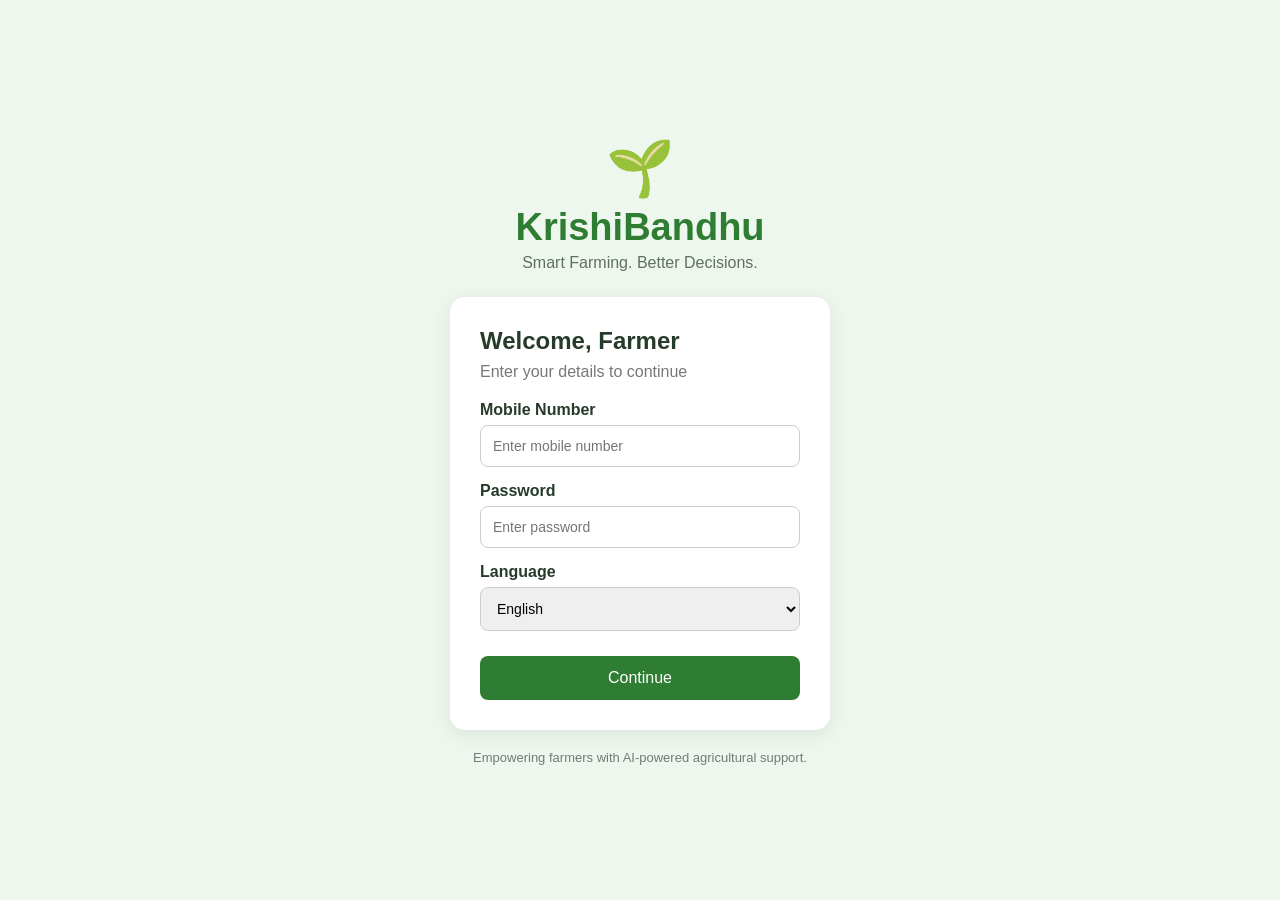
<file: krishibandhu/index.html>
<!DOCTYPE html>
<html lang="en">
<head>
    <meta charset="UTF-8">
    <meta name="viewport" content="width=device-width, initial-scale=1.0">
    <title>KrishiBandhu - Smart Farming</title>
    <link rel="stylesheet" href="style.css">
</head>

<body>

    <div class="welcome-container">

        <div class="logo">
            🌱
        </div>

        <h1>KrishiBandhu</h1>

        <p class="tagline">Smart Farming. Better Decisions.</p>

        <div class="login-card">

            <h2>Welcome, Farmer</h2>
            <p>Enter your details to continue</p>

            <label>Mobile Number</label>
            <input type="tel" id="mobile" placeholder="Enter mobile number">

            <label>Password</label>
            <input type="password" id="password" placeholder="Enter password">

            <label>Language</label>
            <select id="language">
                <option>English</option>
                <option>ಕನ್ನಡ</option>
            </select>

            <button onclick="continueToProfile()">Continue</button>

        </div>

        <p class="bottom-text">
            Empowering farmers with AI-powered agricultural support.
        </p>

    </div>

    <script src="script.js"></script>

</body>
</html>
</file>
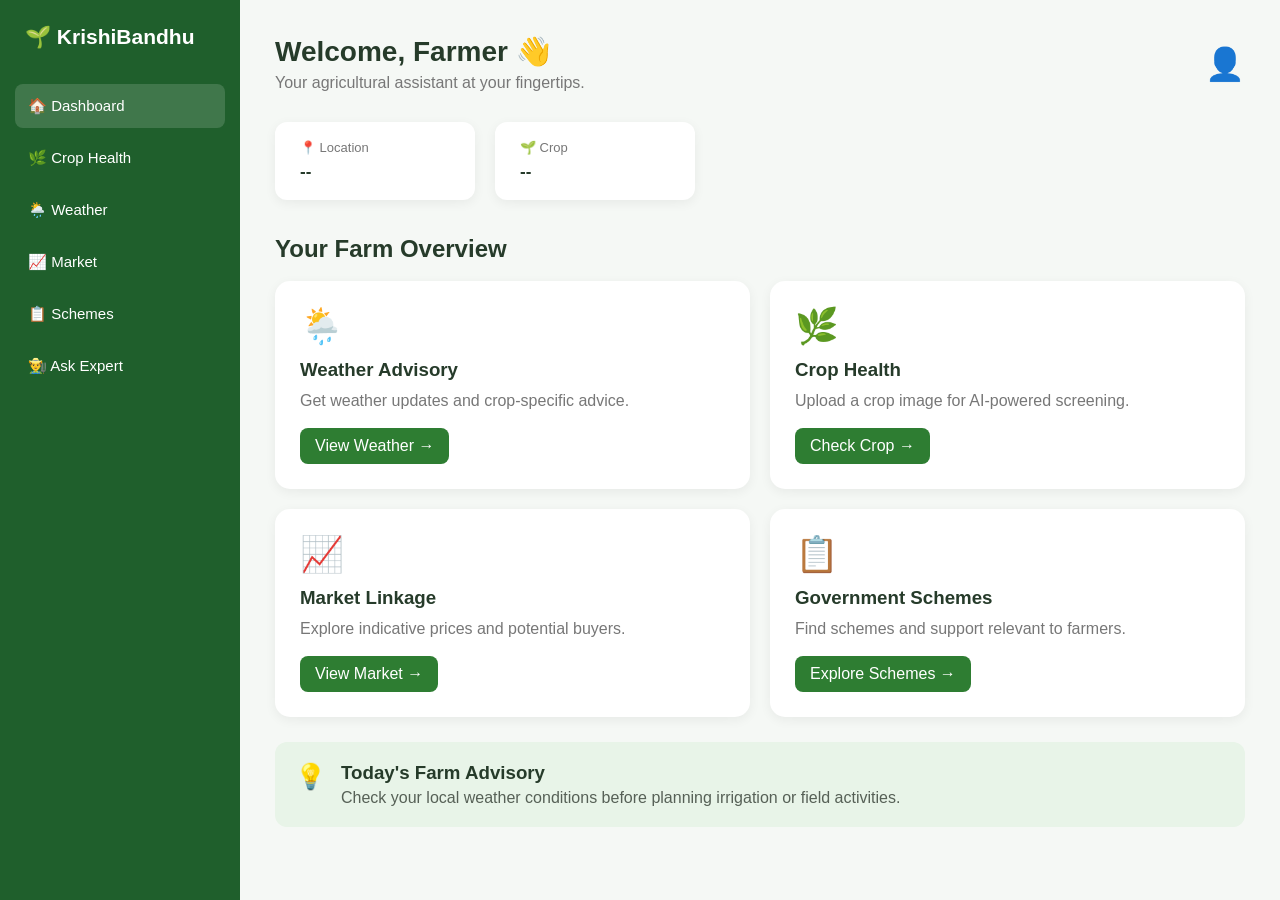
<file: krishibandhu/dashboard.html>
<!DOCTYPE html>
<html lang="en">
<head>
    <meta charset="UTF-8">
    <meta name="viewport" content="width=device-width, initial-scale=1.0">
    <title>Dashboard - KrishiBandhu</title>
    <link rel="stylesheet" href="style.css">
</head>

<body>

    <div class="dashboard">

        <!-- Sidebar -->
        <aside class="sidebar">

            <div class="brand">
                🌱 KrishiBandhu
            </div>

            <nav>
                <a href="dashboard.html" class="active">🏠 Dashboard</a>
                <a href="disease.html">🌿 Crop Health</a>
                <a href="weather.html">🌦️ Weather</a>
                <a href="market.html">📈 Market</a>
                <a href="schemes.html">📋 Schemes</a>
                <a href="expert.html">👨‍🌾 Ask Expert</a>
            </nav>

        </aside>


        <!-- Main Content -->
        <main class="main-content">

            <div class="top-bar">

                <div>
                    <h1>Welcome, <span id="farmerName">Farmer</span> 👋</h1>
                    <p>Your agricultural assistant at your fingertips.</p>
                </div>

                <div class="profile-icon">
                    👤
                </div>

            </div>


            <!-- Farmer Info -->
            <div class="farmer-info">

                <div>
                    <span>📍 Location</span>
                    <strong id="farmerLocation">--</strong>
                </div>

                <div>
                    <span>🌱 Crop</span>
                    <strong id="farmerCrop">--</strong>
                </div>

            </div>


            <!-- Feature Cards -->
            <h2 class="section-title">Your Farm Overview</h2>

            <div class="cards">

                <div class="feature-card" onclick="location.href='weather.html'">
                    <div class="card-icon">🌦️</div>
                    <h3>Weather Advisory</h3>
                    <p>Get weather updates and crop-specific advice.</p>
                    <button>View Weather →</button>
                </div>


                <div class="feature-card" onclick="location.href='disease.html'">
                    <div class="card-icon">🌿</div>
                    <h3>Crop Health</h3>
                    <p>Upload a crop image for AI-powered screening.</p>
                    <button>Check Crop →</button>
                </div>


                <div class="feature-card" onclick="location.href='market.html'">
                    <div class="card-icon">📈</div>
                    <h3>Market Linkage</h3>
                    <p>Explore indicative prices and potential buyers.</p>
                    <button>View Market →</button>
                </div>


                <div class="feature-card" onclick="location.href='schemes.html'">
                    <div class="card-icon">📋</div>
                    <h3>Government Schemes</h3>
                    <p>Find schemes and support relevant to farmers.</p>
                    <button>Explore Schemes →</button>
                </div>

            </div>


            <!-- Important Advisory -->
            <div class="advisory">

                <div>
                    <span class="advisory-icon">💡</span>
                </div>

                <div>
                    <h3>Today's Farm Advisory</h3>
                    <p>
                        Check your local weather conditions before
                        planning irrigation or field activities.
                    </p>
                </div>

            </div>

        </main>

    </div>


    <script>

        // Display farmer information saved in profile page
        const name = localStorage.getItem("farmerName");
        const location = localStorage.getItem("location");
        const crop = localStorage.getItem("crop");

        if (name) {
            document.getElementById("farmerName").textContent = name;
        }

        if (location) {
            document.getElementById("farmerLocation").textContent = location;
        }

        if (crop) {
            document.getElementById("farmerCrop").textContent = crop;
        }

    </script>

</body>
</html>
</file>
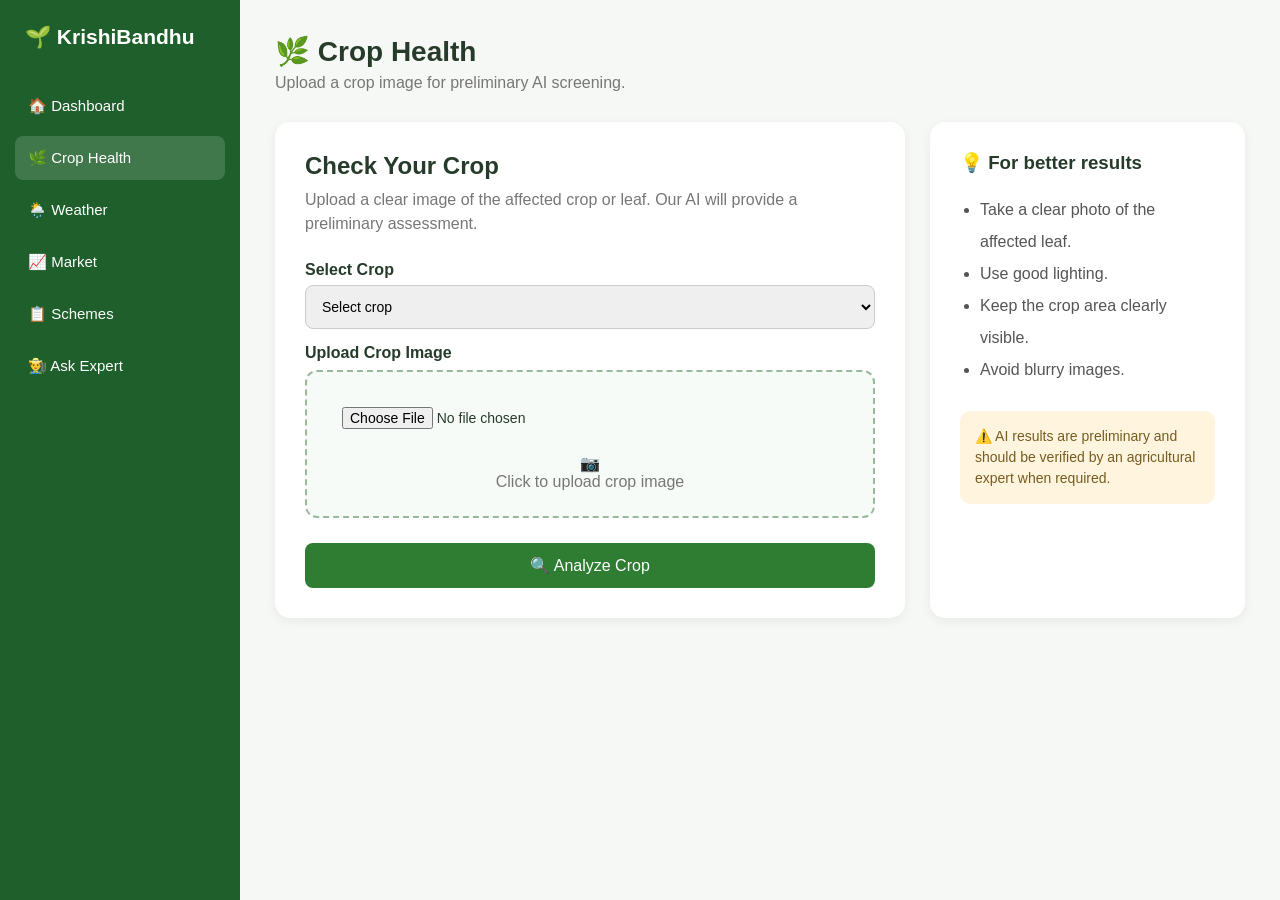
<file: krishibandhu/disease.html>
<!DOCTYPE html>
<html lang="en">
<head>
    <meta charset="UTF-8">
    <meta name="viewport" content="width=device-width, initial-scale=1.0">
    <title>Crop Health - KrishiBandhu</title>
    <link rel="stylesheet" href="style.css">
</head>

<body>

<div class="dashboard">

    <!-- Sidebar -->
    <aside class="sidebar">

        <div class="brand">🌱 KrishiBandhu</div>

        <nav>
            <a href="dashboard.html">🏠 Dashboard</a>
            <a href="disease.html" class="active">🌿 Crop Health</a>
            <a href="weather.html">🌦️ Weather</a>
            <a href="market.html">📈 Market</a>
            <a href="schemes.html">📋 Schemes</a>
            <a href="expert.html">👨‍🌾 Ask Expert</a>
        </nav>

    </aside>


    <!-- Main Content -->
    <main class="main-content">

        <div class="top-bar">
            <div>
                <h1>🌿 Crop Health</h1>
                <p>Upload a crop image for preliminary AI screening.</p>
            </div>
        </div>


        <div class="disease-container">

            <div class="disease-card">

                <h2>Check Your Crop</h2>

                <p>
                    Upload a clear image of the affected crop or leaf.
                    Our AI will provide a preliminary assessment.
                </p>


                <label>Select Crop</label>

                <select id="crop">
                    <option value="">Select crop</option>
                    <option value="Arecanut">Arecanut</option>
                    <option value="Paddy">Paddy</option>
                </select>


                <label>Upload Crop Image</label>

                <div class="upload-box">

                    <input
                        type="file"
                        id="cropImage"
                        accept="image/*"
                        onchange="previewImage(event)"
                    >

                    <div id="preview">
                        📷
                        <p>Click to upload crop image</p>
                    </div>

                </div>


                <button onclick="analyzeCrop()">
                    🔍 Analyze Crop
                </button>

            </div>


            <!-- Information Card -->

            <div class="info-card">

                <h3>💡 For better results</h3>

                <ul>
                    <li>Take a clear photo of the affected leaf.</li>
                    <li>Use good lighting.</li>
                    <li>Keep the crop area clearly visible.</li>
                    <li>Avoid blurry images.</li>
                </ul>

                <div class="notice">
                    ⚠️ AI results are preliminary and should be
                    verified by an agricultural expert when required.
                </div>

            </div>

        </div>

    </main>

</div>


<script>

function previewImage(event) {

    const image = event.target.files[0];

    if (image) {

        const reader = new FileReader();

        reader.onload = function(e) {

            document.getElementById("preview").innerHTML =
                `<img src="${e.target.result}" class="image-preview">`;

        };

        reader.readAsDataURL(image);
    }
}


function analyzeCrop() {

    const crop = document.getElementById("crop").value;
    const image = document.getElementById("cropImage").files[0];

    if (crop === "") {
        alert("Please select your crop.");
        return;
    }

    if (!image) {
        alert("Please upload a crop image.");
        return;
    }

    /*
       Temporary demo flow.

       Later, this button will send the image
       to our Flask backend → AI model → result.
    */

    localStorage.setItem("selectedCrop", crop);

    window.location.href = "result.html";
}

</script>

</body>
</html>
</file>
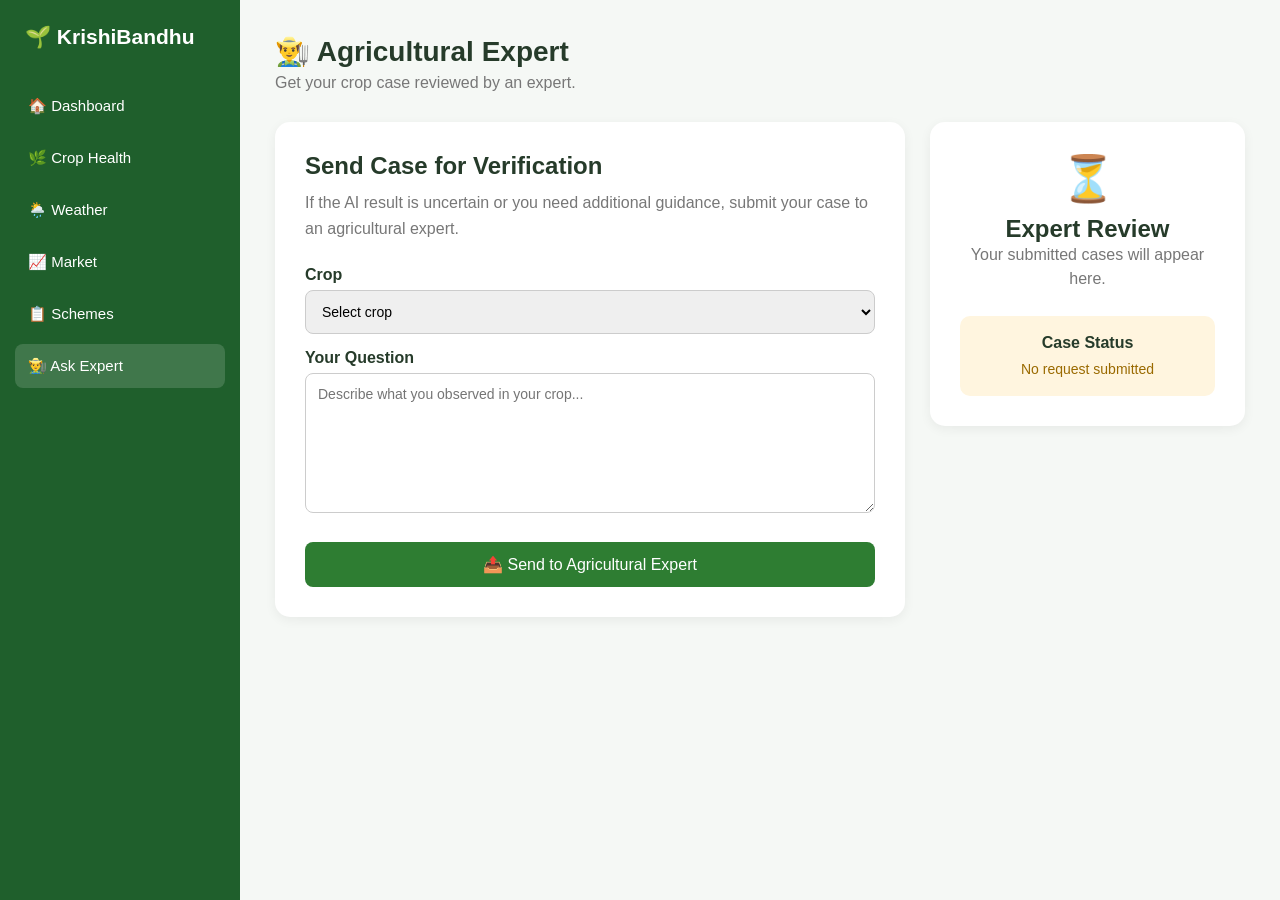
<file: krishibandhu/expert.html>
<!DOCTYPE html>
<html lang="en">

<head>
    <meta charset="UTF-8">
    <meta name="viewport" content="width=device-width, initial-scale=1.0">
    <title>Expert Verification - KrishiBandhu</title>
    <link rel="stylesheet" href="style.css">
</head>

<body>

<div class="dashboard">

    <!-- Sidebar -->
    <aside class="sidebar">

        <div class="brand">🌱 KrishiBandhu</div>

        <nav>
            <a href="dashboard.html">🏠 Dashboard</a>
            <a href="disease.html">🌿 Crop Health</a>
            <a href="weather.html">🌦️ Weather</a>
            <a href="market.html">📈 Market</a>
            <a href="schemes.html">📋 Schemes</a>
            <a href="expert.html" class="active">👨‍🌾 Ask Expert</a>
        </nav>

    </aside>


    <!-- Main Content -->
    <main class="main-content">

        <div class="top-bar">

            <div>
                <h1>👨‍🌾 Agricultural Expert</h1>
                <p>Get your crop case reviewed by an expert.</p>
            </div>

        </div>


        <div class="expert-container">

            <!-- Request Form -->
            <div class="expert-card">

                <h2>Send Case for Verification</h2>

                <p class="description">
                    If the AI result is uncertain or you need additional
                    guidance, submit your case to an agricultural expert.
                </p>


                <label>Crop</label>

                <select id="expertCrop">

                    <option value="">Select crop</option>
                    <option>Arecanut</option>
                    <option>Paddy</option>

                </select>


                <label>Your Question</label>

                <textarea
                    id="expertQuestion"
                    placeholder="Describe what you observed in your crop..."
                ></textarea>


                <button onclick="submitExpertRequest()">
                    📤 Send to Agricultural Expert
                </button>

            </div>


            <!-- Status -->
            <div class="status-card">

                <div class="status-icon">
                    ⏳
                </div>

                <h2>Expert Review</h2>

                <p id="statusText">
                    Your submitted cases will appear here.
                </p>

                <div class="status-box">

                    <strong>Case Status</strong>

                    <span id="caseStatus">
                        No request submitted
                    </span>

                </div>

            </div>

        </div>

    </main>

</div>


<script>

function submitExpertRequest() {

    const crop = document.getElementById("expertCrop").value;
    const question = document.getElementById("expertQuestion").value;

    if (crop === "" || question === "") {

        alert("Please select your crop and describe your question.");

        return;
    }

    localStorage.setItem("expertCrop", crop);
    localStorage.setItem("expertQuestion", question);
    localStorage.setItem("expertRequest", "true");

    document.getElementById("caseStatus").textContent =
        "Waiting for Expert Review";

    document.getElementById("statusText").textContent =
        "Your case has been successfully submitted to an agricultural expert.";

}

</script>

</body>

</html>
</file>
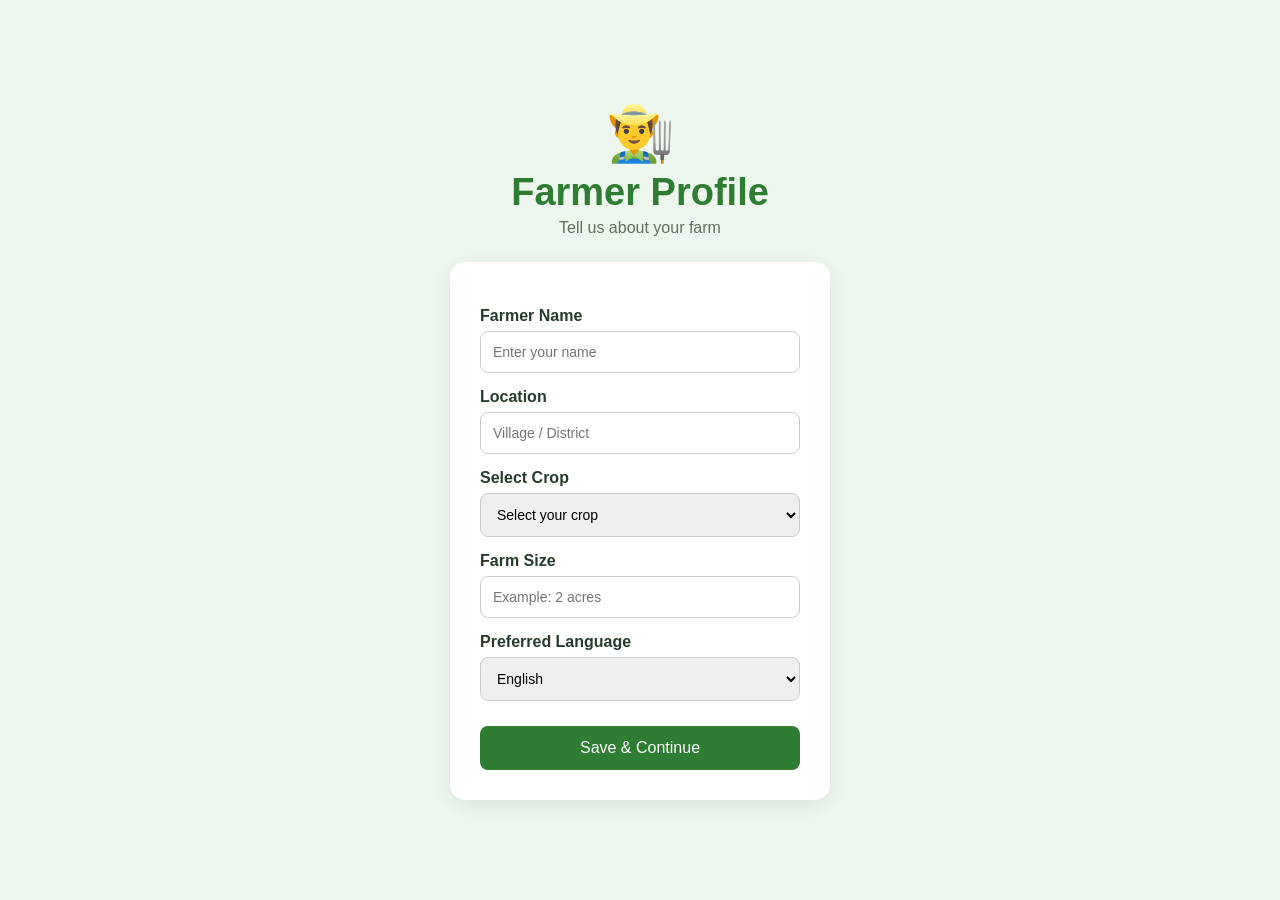
<file: krishibandhu/profile.html>
<!DOCTYPE html>
<html lang="en">
<head>
    <meta charset="UTF-8">
    <meta name="viewport" content="width=device-width, initial-scale=1.0">
    <title>Farmer Profile - KrishiBandhu</title>
    <link rel="stylesheet" href="style.css">
</head>

<body>

    <div class="welcome-container">

        <div class="logo">👨‍🌾</div>

        <h1>Farmer Profile</h1>

        <p class="tagline">Tell us about your farm</p>

        <div class="login-card">

            <label>Farmer Name</label>
            <input type="text" id="farmerName" placeholder="Enter your name">

            <label>Location</label>
            <input type="text" id="location" placeholder="Village / District">

            <label>Select Crop</label>
            <select id="crop">
                <option value="">Select your crop</option>
                <option>Arecanut</option>
                <option>Paddy</option>
            </select>

            <label>Farm Size</label>
            <input type="text" id="farmSize" placeholder="Example: 2 acres">

            <label>Preferred Language</label>
            <select id="language">
                <option>English</option>
                <option>ಕನ್ನಡ</option>
            </select>

            <button onclick="saveProfile()">Save & Continue</button>

        </div>

    </div>

    <script>
        function saveProfile() {

            const name = document.getElementById("farmerName").value;
            const location = document.getElementById("location").value;
            const crop = document.getElementById("crop").value;

            if (name === "" || location === "" || crop === "") {
                alert("Please fill in the required details.");
                return;
            }

            // Store basic details for the demo
            localStorage.setItem("farmerName", name);
            localStorage.setItem("location", location);
            localStorage.setItem("crop", crop);

            window.location.href = "dashboard.html";
        }
    </script>

</body>
</html>
</file>
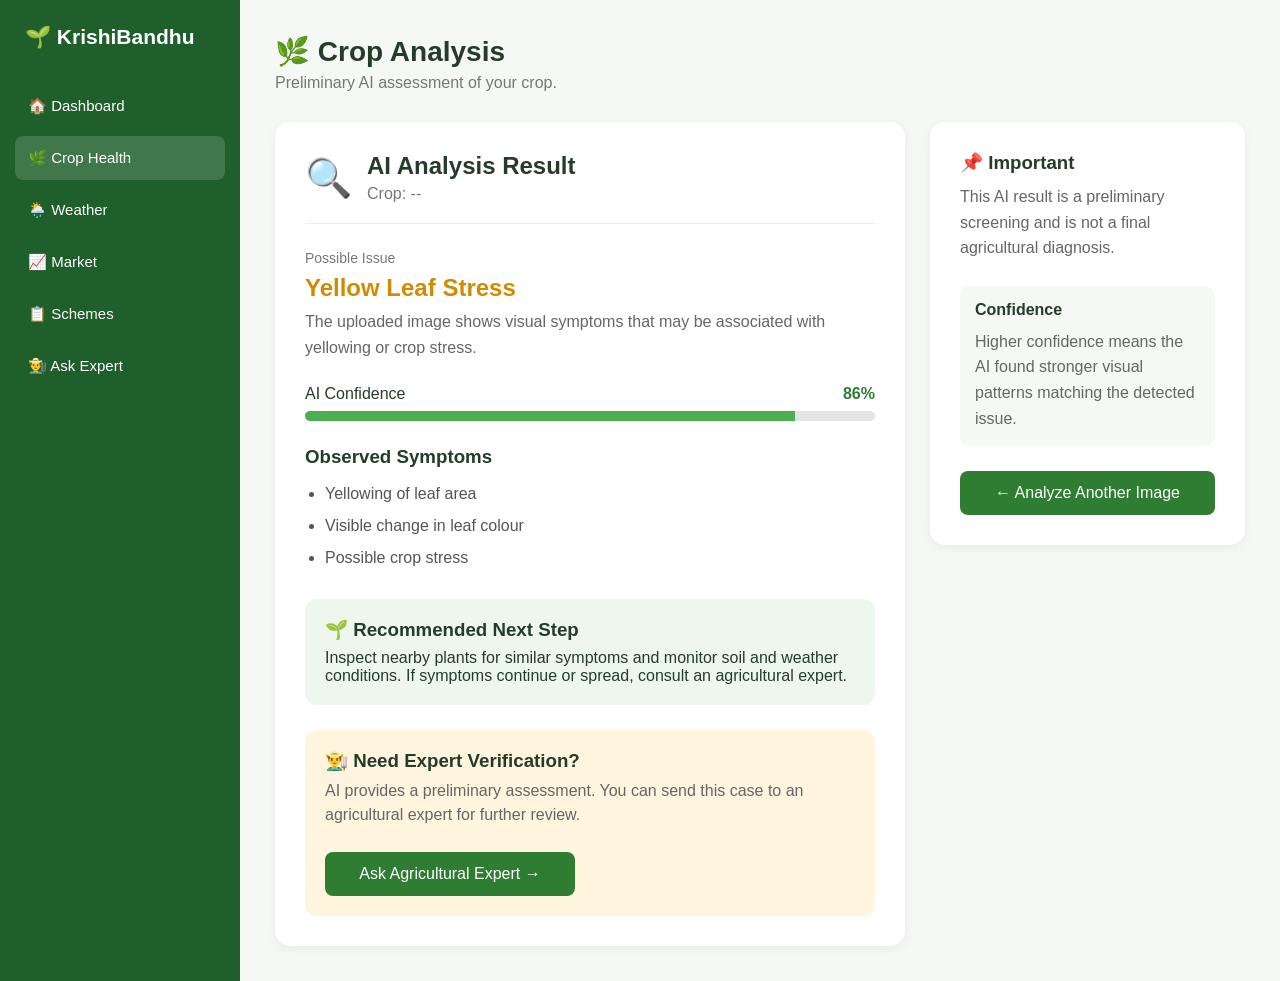
<file: krishibandhu/result.html>
<!DOCTYPE html>
<html lang="en">

<head>
    <meta charset="UTF-8">
    <meta name="viewport" content="width=device-width, initial-scale=1.0">
    <title>Crop Analysis - KrishiBandhu</title>
    <link rel="stylesheet" href="style.css">
</head>

<body>

<div class="dashboard">

    <!-- Sidebar -->
    <aside class="sidebar">

        <div class="brand">🌱 KrishiBandhu</div>

        <nav>
            <a href="dashboard.html">🏠 Dashboard</a>
            <a href="disease.html" class="active">🌿 Crop Health</a>
            <a href="weather.html">🌦️ Weather</a>
            <a href="market.html">📈 Market</a>
            <a href="schemes.html">📋 Schemes</a>
            <a href="expert.html">👨‍🌾 Ask Expert</a>
        </nav>

    </aside>


    <!-- Main Content -->
    <main class="main-content">

        <div class="top-bar">

            <div>
                <h1>🌿 Crop Analysis</h1>
                <p>Preliminary AI assessment of your crop.</p>
            </div>

        </div>


        <div class="result-container">

            <!-- Result Card -->
            <div class="result-card">

                <div class="result-header">
                    <span class="result-icon">🔍</span>

                    <div>
                        <h2>AI Analysis Result</h2>
                        <p id="cropName">Crop: --</p>
                    </div>
                </div>


                <div class="result-section">

                    <span class="label">Possible Issue</span>

                    <h2 class="issue">
                        Yellow Leaf Stress
                    </h2>

                    <p>
                        The uploaded image shows visual symptoms that
                        may be associated with yellowing or crop stress.
                    </p>

                </div>


                <!-- Confidence -->
                <div class="confidence-section">

                    <div class="confidence-top">
                        <span>AI Confidence</span>
                        <strong>86%</strong>
                    </div>

                    <div class="confidence-bar">
                        <div class="confidence-fill"></div>
                    </div>

                </div>


                <!-- Symptoms -->
                <div class="result-section">

                    <h3>Observed Symptoms</h3>

                    <ul class="symptoms">
                        <li>Yellowing of leaf area</li>
                        <li>Visible change in leaf colour</li>
                        <li>Possible crop stress</li>
                    </ul>

                </div>


                <!-- Advisory -->
                <div class="advice-box">

                    <h3>🌱 Recommended Next Step</h3>

                    <p>
                        Inspect nearby plants for similar symptoms and
                        monitor soil and weather conditions. If symptoms
                        continue or spread, consult an agricultural expert.
                    </p>

                </div>


                <!-- Expert -->
                <div class="expert-box">

                    <div>
                        <h3>👨‍🌾 Need Expert Verification?</h3>

                        <p>
                            AI provides a preliminary assessment.
                            You can send this case to an agricultural expert
                            for further review.
                        </p>
                    </div>

                    <button onclick="askExpert()">
                        Ask Agricultural Expert →
                    </button>

                </div>

            </div>


            <!-- Right Information -->
            <div class="side-result-card">

                <h3>📌 Important</h3>

                <p>
                    This AI result is a preliminary screening and is
                    not a final agricultural diagnosis.
                </p>

                <div class="confidence-info">

                    <strong>Confidence</strong>

                    <p>
                        Higher confidence means the AI found stronger
                        visual patterns matching the detected issue.
                    </p>

                </div>

                <button onclick="location.href='disease.html'">
                    ← Analyze Another Image
                </button>

            </div>

        </div>

    </main>

</div>


<script>

    const crop = localStorage.getItem("selectedCrop");

    if (crop) {
        document.getElementById("cropName").textContent =
            "Crop: " + crop;
    }


    function askExpert() {

        localStorage.setItem("expertRequest", "true");

        window.location.href = "expert.html";
    }

</script>

</body>
</html>
</file>
<file: krishibandhu/style.css>
* {
    margin: 0;
    padding: 0;
    box-sizing: border-box;
}

body {
    font-family: Arial, sans-serif;
    background: #eef7ee;
    color: #263b2a;
}

.welcome-container {
    min-height: 100vh;
    display: flex;
    flex-direction: column;
    align-items: center;
    justify-content: center;
    padding: 20px;
}

.logo {
    font-size: 55px;
    margin-bottom: 5px;
}

h1 {
    font-size: 38px;
    color: #2e7d32;
}

.tagline {
    margin-top: 5px;
    color: #607060;
    font-size: 16px;
}

.login-card {
    width: 380px;
    max-width: 100%;
    background: white;
    padding: 30px;
    margin-top: 25px;
    border-radius: 15px;
    box-shadow: 0 5px 20px rgba(0, 0, 0, 0.08);
}

.login-card h2 {
    margin-bottom: 8px;
}

.login-card p {
    color: #777;
    margin-bottom: 20px;
}

label {
    display: block;
    margin-top: 15px;
    margin-bottom: 6px;
    font-weight: bold;
}

input,
select {
    width: 100%;
    padding: 12px;
    border: 1px solid #ccc;
    border-radius: 8px;
    font-size: 14px;
}

button {
    width: 100%;
    padding: 13px;
    margin-top: 25px;
    border: none;
    border-radius: 8px;
    background: #2e7d32;
    color: white;
    font-size: 16px;
    cursor: pointer;
}

button:hover {
    background: #256628;
}

.bottom-text {
    margin-top: 20px;
    color: #777;
    font-size: 13px;
    text-align: center;
}
/* =========================
   DASHBOARD
========================= */

.dashboard {
    display: flex;
    min-height: 100vh;
    background: #f5f8f5;
}

.sidebar {
    width: 240px;
    background: #1f5f2c;
    color: white;
    padding: 25px 15px;
    flex-shrink: 0;
}

.brand {
    font-size: 21px;
    font-weight: bold;
    margin-bottom: 35px;
    padding-left: 10px;
}

.sidebar nav {
    display: flex;
    flex-direction: column;
    gap: 8px;
}

.sidebar nav a {
    color: white;
    text-decoration: none;
    padding: 13px;
    border-radius: 8px;
    font-size: 15px;
}

.sidebar nav a:hover,
.sidebar nav a.active {
    background: rgba(255, 255, 255, 0.15);
}

.main-content {
    flex: 1;
    padding: 35px;
}

.top-bar {
    display: flex;
    justify-content: space-between;
    align-items: center;
}

.top-bar h1 {
    font-size: 28px;
    color: #263b2a;
}

.top-bar p {
    color: #777;
    margin-top: 6px;
}

.profile-icon {
    font-size: 32px;
}

.farmer-info {
    display: flex;
    gap: 20px;
    margin-top: 30px;
}

.farmer-info div {
    background: white;
    padding: 18px 25px;
    border-radius: 12px;
    min-width: 200px;
    box-shadow: 0 3px 12px rgba(0,0,0,0.06);
}

.farmer-info span {
    display: block;
    color: #777;
    font-size: 13px;
    margin-bottom: 7px;
}

.farmer-info strong {
    font-size: 17px;
}

.section-title {
    margin-top: 35px;
    margin-bottom: 18px;
    color: #263b2a;
}

.cards {
    display: grid;
    grid-template-columns: repeat(2, 1fr);
    gap: 20px;
}

.feature-card {
    background: white;
    padding: 25px;
    border-radius: 15px;
    box-shadow: 0 3px 12px rgba(0,0,0,0.06);
    cursor: pointer;
    transition: transform 0.2s;
}

.feature-card:hover {
    transform: translateY(-3px);
}

.card-icon {
    font-size: 35px;
    margin-bottom: 12px;
}

.feature-card h3 {
    margin-bottom: 8px;
}

.feature-card p {
    color: #777;
    line-height: 1.5;
}

.feature-card button {
    width: auto;
    padding: 9px 15px;
    margin-top: 15px;
}

.advisory {
    margin-top: 25px;
    background: #e8f4e8;
    padding: 20px;
    border-radius: 12px;
    display: flex;
    gap: 15px;
    align-items: flex-start;
}

.advisory-icon {
    font-size: 25px;
}

.advisory h3 {
    margin-bottom: 5px;
}

.advisory p {
    color: #566056;
}


/* Mobile */
@media (max-width: 750px) {

    .sidebar {
        width: 70px;
        padding: 20px 8px;
    }

    .brand {
        font-size: 0;
        text-align: center;
    }

    .brand:first-letter {
        font-size: 25px;
    }

    .sidebar nav a {
        font-size: 0;
        text-align: center;
    }

    .sidebar nav a:first-letter {
        font-size: 20px;
    }

    .main-content {
        padding: 20px;
    }

    .cards {
        grid-template-columns: 1fr;
    }

    .farmer-info {
        flex-direction: column;
    }
}
/* =========================
   CROP HEALTH
========================= */

.disease-container {
    display: grid;
    grid-template-columns: 2fr 1fr;
    gap: 25px;
    margin-top: 30px;
}

.disease-card,
.info-card {
    background: white;
    padding: 30px;
    border-radius: 15px;
    box-shadow: 0 3px 12px rgba(0,0,0,0.06);
}

.disease-card h2 {
    margin-bottom: 8px;
}

.disease-card > p {
    color: #777;
    line-height: 1.5;
    margin-bottom: 25px;
}

.upload-box {
    border: 2px dashed #9ab99c;
    border-radius: 12px;
    padding: 25px;
    margin-top: 8px;
    text-align: center;
    background: #f7fbf7;
}

.upload-box input {
    border: none;
    padding: 10px;
}

#preview {
    margin-top: 15px;
    color: #777;
}

.image-preview {
    max-width: 100%;
    max-height: 250px;
    border-radius: 10px;
}

.info-card h3 {
    margin-bottom: 20px;
}

.info-card ul {
    padding-left: 20px;
    line-height: 2;
    color: #555;
}

.notice {
    margin-top: 25px;
    padding: 15px;
    border-radius: 10px;
    background: #fff5df;
    color: #765c20;
    font-size: 14px;
    line-height: 1.5;
}

@media (max-width: 800px) {

    .disease-container {
        grid-template-columns: 1fr;
    }
}
/* =========================
   AI RESULT
========================= */

.result-container {
    display: grid;
    grid-template-columns: 2fr 1fr;
    gap: 25px;
    margin-top: 30px;
}

.result-card,
.side-result-card {
    background: white;
    padding: 30px;
    border-radius: 15px;
    box-shadow: 0 3px 12px rgba(0,0,0,0.06);
}

.result-header {
    display: flex;
    align-items: center;
    gap: 15px;
    border-bottom: 1px solid #eee;
    padding-bottom: 20px;
}

.result-icon {
    font-size: 38px;
}

.result-header p {
    color: #777;
    margin-top: 5px;
}

.result-section {
    margin-top: 25px;
}

.label {
    color: #777;
    font-size: 14px;
}

.issue {
    color: #d18b00;
    margin: 7px 0;
}

.result-section p {
    color: #666;
    line-height: 1.6;
}

.confidence-section {
    margin-top: 25px;
}

.confidence-top {
    display: flex;
    justify-content: space-between;
    margin-bottom: 8px;
}

.confidence-top strong {
    color: #2e7d32;
}

.confidence-bar {
    width: 100%;
    height: 10px;
    background: #e5e5e5;
    border-radius: 10px;
    overflow: hidden;
}

.confidence-fill {
    width: 86%;
    height: 100%;
    background: #4caf50;
}

.symptoms {
    padding-left: 20px;
    margin-top: 10px;
    line-height: 2;
    color: #555;
}

.advice-box {
    margin-top: 25px;
    padding: 20px;
    border-radius: 12px;
    background: #edf7ed;
}

.advice-box h3 {
    margin-bottom: 8px;
}

.expert-box {
    margin-top: 25px;
    padding: 20px;
    border-radius: 12px;
    background: #fff5df;
}

.expert-box p {
    color: #666;
    margin-top: 7px;
    line-height: 1.5;
}

.expert-box button {
    max-width: 250px;
}

.side-result-card {
    height: fit-content;
}

.side-result-card p {
    color: #666;
    line-height: 1.6;
    margin-top: 10px;
}

.confidence-info {
    margin-top: 25px;
    padding: 15px;
    background: #f5f8f5;
    border-radius: 10px;
}

@media (max-width: 800px) {

    .result-container {
        grid-template-columns: 1fr;
    }
}
/* =========================
   EXPERT PAGE
========================= */

.expert-container {
    display: grid;
    grid-template-columns: 2fr 1fr;
    gap: 25px;
    margin-top: 30px;
}

.expert-card,
.status-card {
    background: white;
    padding: 30px;
    border-radius: 15px;
    box-shadow: 0 3px 12px rgba(0,0,0,0.06);
}

.description {
    color: #777;
    line-height: 1.6;
    margin: 10px 0 25px;
}

textarea {
    width: 100%;
    min-height: 140px;
    resize: vertical;
    padding: 12px;
    border: 1px solid #ccc;
    border-radius: 8px;
    font-family: Arial, sans-serif;
    font-size: 14px;
}

.status-card {
    height: fit-content;
    text-align: center;
}

.status-icon {
    font-size: 45px;
    margin-bottom: 10px;
}

.status-card > p {
    color: #777;
    line-height: 1.5;
}

.status-box {
    margin-top: 25px;
    padding: 18px;
    background: #fff5df;
    border-radius: 10px;
}

.status-box strong {
    display: block;
    margin-bottom: 8px;
}

#caseStatus {
    color: #9a6a00;
    font-size: 14px;
}

@media (max-width: 800px) {

    .expert-container {
        grid-template-columns: 1fr;
    }
}
/* =========================
   EXPERT PAGE
========================= */

.expert-container {
    display: grid;
    grid-template-columns: 2fr 1fr;
    gap: 25px;
    margin-top: 30px;
}

.expert-card,
.status-card {
    background: white;
    padding: 30px;
    border-radius: 15px;
    box-shadow: 0 3px 12px rgba(0,0,0,0.06);
}

.description {
    color: #777;
    line-height: 1.6;
    margin: 10px 0 25px;
}

textarea {
    width: 100%;
    min-height: 140px;
    resize: vertical;
    padding: 12px;
    border: 1px solid #ccc;
    border-radius: 8px;
    font-family: Arial, sans-serif;
    font-size: 14px;
}

.status-card {
    height: fit-content;
    text-align: center;
}

.status-icon {
    font-size: 45px;
    margin-bottom: 10px;
}

.status-card > p {
    color: #777;
    line-height: 1.5;
}

.status-box {
    margin-top: 25px;
    padding: 18px;
    background: #fff5df;
    border-radius: 10px;
}

.status-box strong {
    display: block;
    margin-bottom: 8px;
}

#caseStatus {
    color: #9a6a00;
    font-size: 14px;
}
</file>
